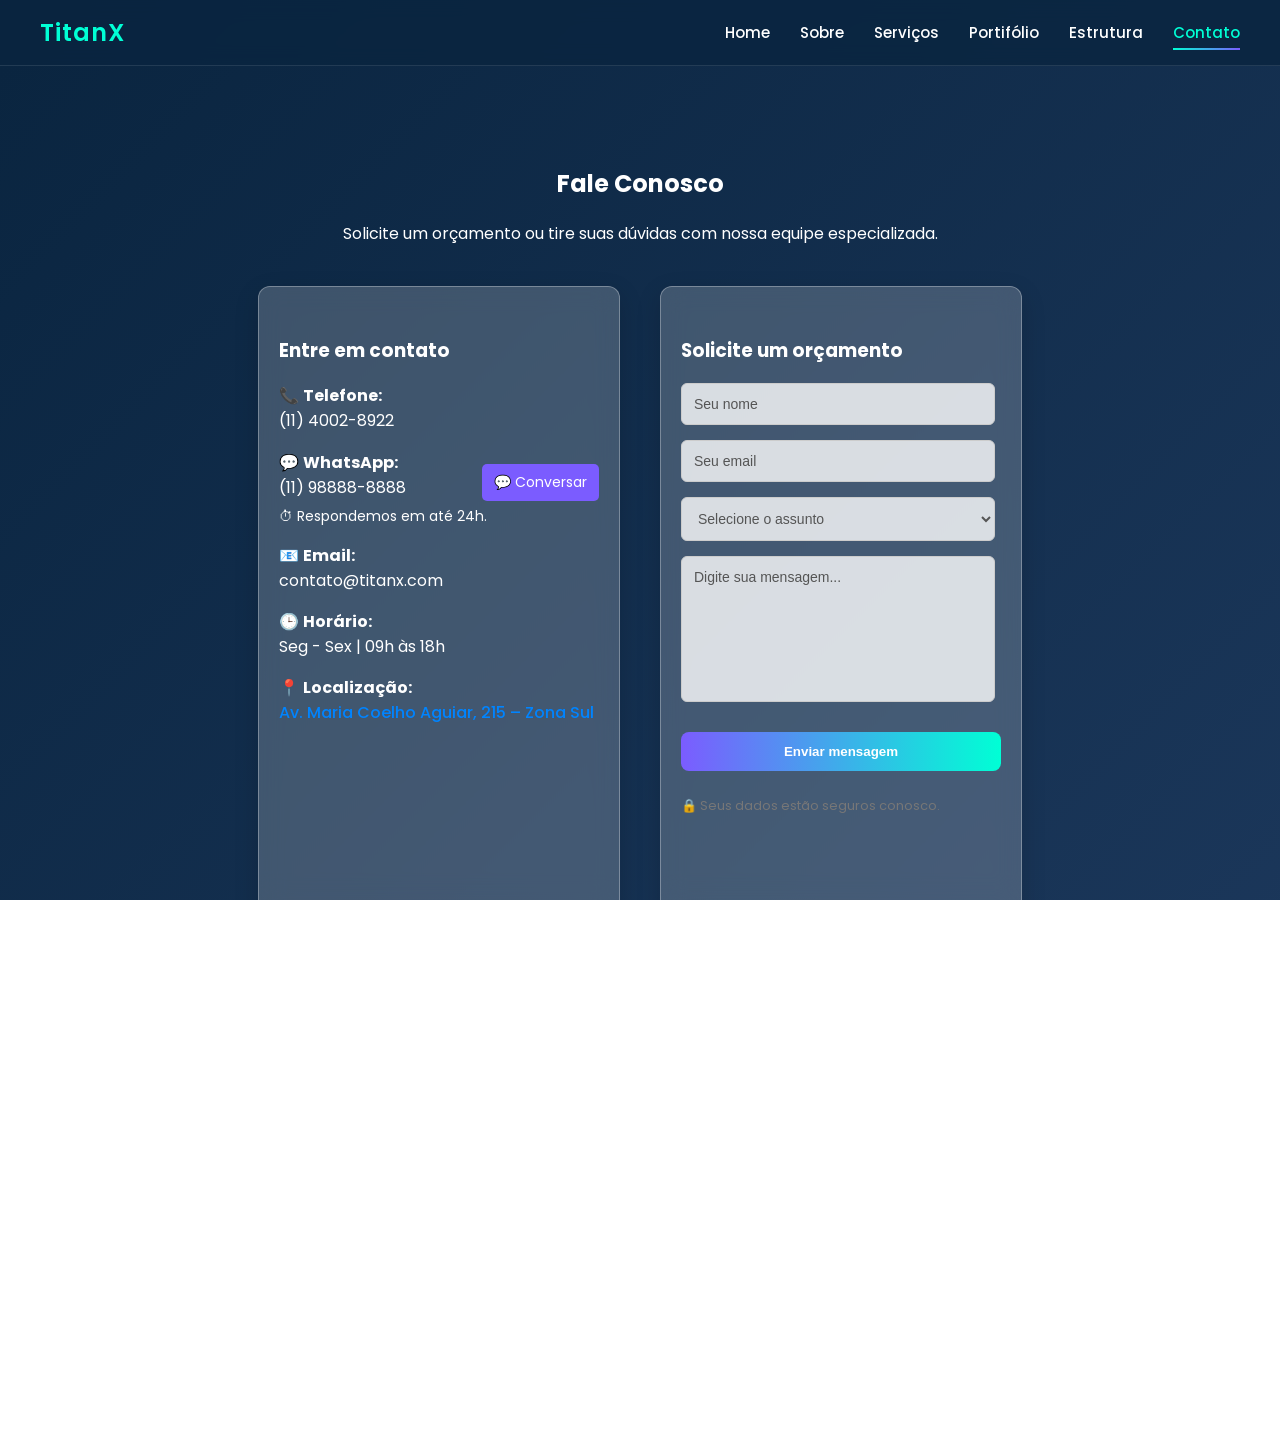
<file: contato.html>
<!DOCTYPE html>
<html lang="pt-br">
<head>
<meta charset="UTF-8">
<title>Contato - TitanX</title>
<link rel="stylesheet" href="style.css">
<link href="https://fonts.googleapis.com/css2?family=Poppins:wght@300;400;500;600&display=swap" rel="stylesheet">

<style>

/* ANIMAÇÃO */
.animar {
    opacity: 0;
    transform: translateY(15px);
    transition: all 0.6s ease;
}

.animar.ativo {
    opacity: 1;
    transform: translateY(0);
}

/* 🔥 GLASSMORPHISM CONTROLADO */
.contato-info,
.contato-form {
    background: rgba(255, 255, 255, 0.65);
    backdrop-filter: blur(10px);
    -webkit-backdrop-filter: blur(10px);

    border: 1px solid rgba(255,255,255,0.4);
    box-shadow: 0px 8px 25px rgba(0,0,0,0.08);

    border-radius: 12px;
}

/* DEPOIMENTO EM GLASS */
.cards .card {
    background: rgba(255, 255, 255, 0.7);
    backdrop-filter: blur(8px);
    border: 1px solid rgba(255,255,255,0.4);
}

/* MELHORA VISUAL DO MAPA */
iframe {
    border-radius: 10px;
}

</style>

</head>

<body>


<header>
    <div class="logo">TitanX</div>
    <nav>
        <a href="index.html">Home</a>
        <a href="sobre.html">Sobre</a>
        <a href="servicos.html">Serviços</a>
        <a href="portifolio.html">Portifólio</a>
        <a href="estrutura.html">Estrutura</a>
        <a href="contato.html"class="ativo">Contato</a>
    </nav>
</header>

</header>

<link rel="stylesheet" href="style.css">


<section class="servicos">
    <h1>Fale Conosco</h1>

    <p style="margin-bottom: 30px;">
        Solicite um orçamento ou tire suas dúvidas com nossa equipe especializada.
    </p>

    <div class="contato-container">


        <div class="card contato-info">
            <h3>Entre em contato</h3>

            <p>📞 <strong>Telefone:</strong><br> (11) 4002-8922</p>

            <div style="display:flex; align-items:center; justify-content:space-between; gap:10px; margin-bottom:5px;">
                <div>
                    💬 <strong>WhatsApp:</strong><br> (11) 98888-8888
                </div>

                <a href="https://wa.me/5511988888888" 
                   target="_blank"
                   class="btn"
                   style="padding:8px 12px; font-size:14px;">
                   💬 Conversar
                </a>
            </div>

            <p class="destaque" style="margin-top:5px;">
                ⏱ Respondemos em até 24h.
            </p>

            <p>📧 <strong>Email:</strong><br> contato@titanx.com</p>

            <p>🕒 <strong>Horário:</strong><br> Seg - Sex | 09h às 18h</p>

            <p>📍 <strong>Localização:</strong><br> 
                <a href="https://www.google.com/maps?q=Av.+Maria+Coelho+Aguiar,+215,+São+Paulo" target="_blank">
                Av. Maria Coelho Aguiar, 215 – Zona Sul
                </a>
            </p>

            <div style="margin-top:20px;">
                <iframe 
                    src="https://www.google.com/maps?q=Av.+Maria+Coelho+Aguiar,+215,+São+Paulo&output=embed"
                    width="100%" 
                    height="200" 
                    style="border:0;"
                    loading="lazy">
                </iframe>
            </div>

            <a href="https://www.google.com/maps/dir/?api=1&destination=Av.+Maria+Coelho+Aguiar,+215,+São+Paulo" 
               target="_blank" 
               class="btn"
               style="display:block; margin-top:10px; text-align:center;">
               📍 Traçar rota até a empresa
            </a>

        </div>

        <div class="card contato-form">
            <h3>Solicite um orçamento</h3>

            <form action="sucesso.html">
                <input type="text" placeholder="Seu nome" required>
                <input type="email" placeholder="Seu email" required>

                <select required>
                    <option value="">Selecione o assunto</option>
                    <option>Orçamento</option>
                    <option>Suporte</option>
                    <option>Dúvida</option>
                </select>

                <textarea placeholder="Digite sua mensagem..." required></textarea>

                <button type="submit">Enviar mensagem</button>

                <p style="font-size: 13px; color: #777; margin-top:10px;">
                    🔒 Seus dados estão seguros conosco.
                </p>
            </form>
        </div>

    </div>

    <div class="cards" style="margin-top:50px;">
        <div class="card">

            <p id="depoimento-texto" class="animar ativo" style="font-style: italic;">
                “Excelente atendimento e suporte rápido. Recomendo!”
            </p>

            <p id="depoimento-autor" class="animar ativo">
                <strong>- Carlos Silva</strong>
            </p>

        </div>
    </div>

</section>


<script>
const depoimentos = [
    { texto: "Excelente atendimento e suporte rápido. Recomendo!", autor: "Carlos Silva" },
    { texto: "Equipe extremamente profissional e eficiente.", autor: "Ana Souza" },
    { texto: "Resolveram meu problema em poucas horas.", autor: "Marcos Lima" },
    { texto: "Sistema entregue com qualidade e performance.", autor: "Fernanda Costa" },
    { texto: "Atendimento muito ágil e suporte completo.", autor: "João Pereira" },
    { texto: "Melhor empresa de tecnologia que já contratei.", autor: "Lucas Almeida" },
    { texto: "Profissionais muito qualificados.", autor: "Juliana Martins" },
    { texto: "Entrega rápida e comunicação excelente.", autor: "Rafael Gomes" },
    { texto: "Recomendo para qualquer empresa.", autor: "Patrícia Rocha" },
    { texto: "Serviço confiável e suporte de alto nível.", autor: "Bruno Oliveira" }
];

let index = 0;

function trocarDepoimento() {
    const texto = document.getElementById("depoimento-texto");
    const autor = document.getElementById("depoimento-autor");

    texto.classList.remove("ativo");
    autor.classList.remove("ativo");

    setTimeout(() => {
        index = (index + 1) % depoimentos.length;

        texto.innerText = "“" + depoimentos[index].texto + "”";
        autor.innerHTML = "<strong>- " + depoimentos[index].autor + "</strong>";

        texto.classList.add("ativo");
        autor.classList.add("ativo");

    }, 400);
}

setInterval(trocarDepoimento, 5000);
</script>

<footer>

    <p>© 2026 TitanX Technologies - Todos os direitos reservados</p>

</footer>

</body>
</html>
</file>
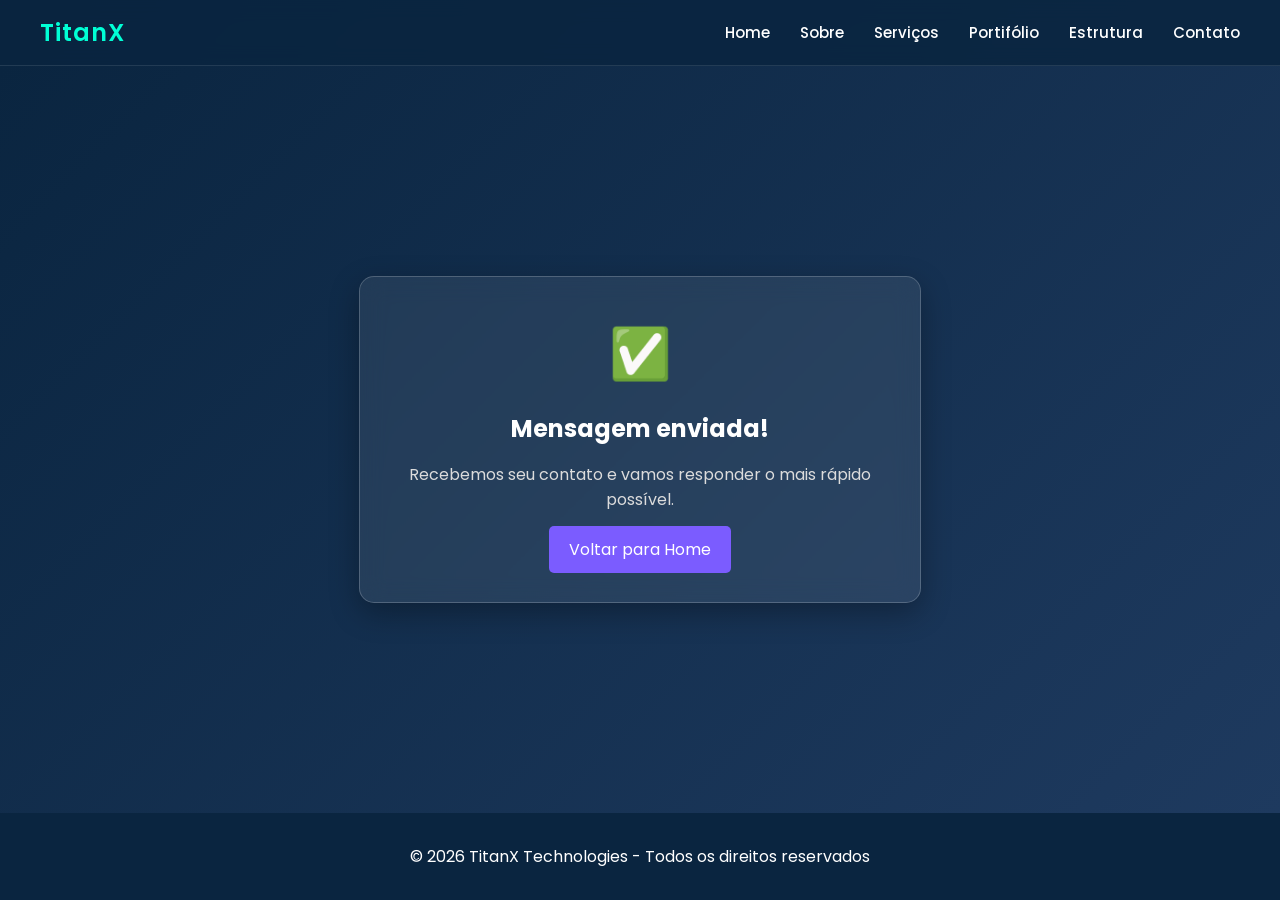
<file: sucesso.html>
<!DOCTYPE html>
<html lang="pt-br">
<head>
<meta charset="UTF-8">
<title>Mensagem Enviada</title>
<link rel="stylesheet" href="style.css">
<link href="https://fonts.googleapis.com/css2?family=Poppins:wght@300;400;500;600&display=swap" rel="stylesheet">

<style>


.sucesso-container {
    flex: 1;
    display: flex;
    align-items: center;
    justify-content: center;
    padding: 40px 20px;
    background: linear-gradient(135deg, #0a2540, #1e3a5f);
}

.sucesso-card {
    max-width: 500px;
    width: 100%;
    padding: 40px 30px;
    border-radius: 15px;
    text-align: center;

    background: rgba(255, 255, 255, 0.08);
    backdrop-filter: blur(12px);
    -webkit-backdrop-filter: blur(12px);

    border: 1px solid rgba(255,255,255,0.2);
    box-shadow: 0px 10px 30px rgba(0,0,0,0.3);

    animation: aparecer 0.6s ease;
}

.sucesso-icone {
    font-size: 50px;
    margin-bottom: 15px;
}

.sucesso-card h1 {
    color: #ffffff;
    margin-bottom: 10px;
}

.sucesso-card p {
    color: #dcdcdc;
    margin-bottom: 25px;
}

@keyframes aparecer {
    from {
        opacity: 0;
        transform: translateY(20px);
    }
    to {
        opacity: 1;
        transform: translateY(0);
    }
}
</style>
</head>

<body>

<header>
    <div class="logo">TitanX</div>
    <nav>
        <a href="index.html">Home</a>
        <a href="sobre.html">Sobre</a>
        <a href="servicos.html">Serviços</a>
        <a href="portifolio.html">Portifólio</a>
        <a href="estrutura.html">Estrutura</a>
        <a href="contato.html">Contato</a>
    </nav>
</header>

</header>

<link rel="stylesheet" href="style.css">


<section class="sucesso-container">

    <div class="sucesso-card">
        <div class="sucesso-icone">✅</div>

        <h1>Mensagem enviada!</h1>
        <p>Recebemos seu contato e vamos responder o mais rápido possível.</p>

        <a href="index.html" class="btn">Voltar para Home</a>
    </div>

</section>

<footer>

    <p>© 2026 TitanX Technologies - Todos os direitos reservados</p>

</footer>

</body>
</html>
</file>
<file: style.css>
html, body {
    height: 100%;
}

body {
    margin: 0;
    font-family: 'Poppins', sans-serif;
    background: linear-gradient(135deg, #0a2540, #1e3a5f);
    color: white;

    display: flex;
    flex-direction: column;
}

header {
    display: flex;
    justify-content: space-between;
    align-items: center;

    padding: 15px 40px;

    background: rgba(10, 37, 64, 0.85);
    backdrop-filter: blur(10px);
    -webkit-backdrop-filter: blur(10px);

    border-bottom: 1px solid rgba(255,255,255,0.1);

    position: sticky;
    top: 0;
    z-index: 1000;
}

.logo {
    color: #00ffd5;
    font-size: 24px;
    font-weight: 600;
    letter-spacing: 1px;
}

header {
    display: flex;
    justify-content: space-between;
    align-items: center;
    padding: 15px 40px;

    background: rgba(10, 37, 64, 0.85);
    backdrop-filter: blur(10px);

    border-bottom: 1px solid rgba(255,255,255,0.1);

    position: sticky;
    top: 0;
    z-index: 1000;
}

.logo {
    color: #00ffd5;
    font-size: 24px;
    font-weight: 600;
    letter-spacing: 1px;
}

nav {
    display: flex;
    gap: 25px;
}

nav a {
    position: relative;
    color: #ffffff;
    text-decoration: none;
    font-size: 15px;
    font-weight: 500;
    transition: 0.3s;
}

/* Linha animada */
nav a::after {
    content: '';
    position: absolute;
    width: 0%;
    height: 2px;
    bottom: -5px;
    left: 0;
    background: linear-gradient(90deg, #00ffd5, #7b5cff);
    transition: 0.3s;
}

nav a:hover::after,
nav a.ativo::after {
    width: 100%;
}

nav a:hover,
nav a.ativo {
    color: #00ffd5;
}

.hero {
    display: flex;
    align-items: center;
    justify-content: space-around;
    background: linear-gradient(135deg, #0a2540, #1e3a5f); 
    color: white;
    padding: 60px 20px;
    flex-wrap: wrap;
}

.hero-text {
    max-width: 500px;
}

.hero-text h1 {
    font-size: 36px;
}

.hero-text p {
    margin: 20px 0;
}

.btn {
    background: #7b5cff;
    color: white;
    padding: 12px 20px;
    text-decoration: none;
    border-radius: 5px;
}

.hero-img img {
    width: 500px;
    border-radius: 10px;
}

.servicos {
    text-align: center;
    padding: 80px 20px;
    background: linear-gradient(135deg, #0a2540, #1e3a5f);
    color: white;
}

.cards {
    display: flex;
    justify-content: center;
    flex-wrap: wrap;
    gap: 20px;
}

.card {
    width: 260px;
    padding: 30px 20px;
    border-radius: 15px;

    background: rgba(255, 255, 255, 0.08);
    backdrop-filter: blur(12px);
    -webkit-backdrop-filter: blur(12px);

    border: 1px solid rgba(255,255,255,0.2);

    box-shadow: 0px 8px 25px rgba(0,0,0,0.2);

    transition: 0.4s;
    position: relative;
    overflow: hidden;
}

.card::before {
    content: '';
    position: absolute;
    width: 100%;
    height: 3px;
    background: linear-gradient(90deg, #00ffd5, #7b5cff);
    top: 0;
    left: -100%;
    transition: 0.5s;
}

.card:hover::before {
    left: 0;
}

.card:hover {
    transform: translateY(-10px) scale(1.03);
    box-shadow: 0px 15px 40px rgba(0,0,0,0.4);
}

.card p {
    color: #dcdcdc;
}

.diferenciais {
    background: #1e3a5f;
    color: white;
    text-align: center;
    padding: 40px;
}

.diferenciais ul {
    list-style: none;
    padding: 0;
}


footer {
    background: #0a2540;
    color: white;
    text-align: center;
    padding: 15px;
    margin-top: auto;
}

.logo img {
    height: 40px;
}

.sobre {
    background: #e8f0ec;
    padding: 60px 20px;
    text-align: center;
    flex: 1;
}

.sobre h1 {
    font-size: 40px;
    margin-bottom: 40px;
}

.timeline {
    position: relative;
    max-width: 1000px;
    margin: auto;
}

.timeline::after {
    content: '';
    position: absolute;
    width: 4px;
    background: #1e3a5f;
    top: 0;
    bottom: 0;
    left: 50%;
    transform: translateX(-50%);
}

.timeline-item {
    padding: 20px 40px;
    position: relative;
    width: 50%;
    box-sizing: border-box;
}

.left {
    left: 0;
    text-align: right;
}

.right {
    left: 50%;
    text-align: left;
}

.timeline-item::after {
    content: '';
    position: absolute;
    width: 15px;
    height: 15px;
    background: white;
    border: 3px solid #1e3a5f;
    top: 25px;
    border-radius: 50%;
    z-index: 1;
}

.left::after {
    right: -10px;
}

.right::after {
    left: -10px;
}

.timeline-item h3 {
    background: #ddd;
    display: inline-block;
    padding: 5px 15px;
    border-radius: 20px;
    margin-bottom: 10px;
}

.left p, .left h2 {
    text-align: right;
}

.right p, .right h2 {
    text-align: left;
}

.info-sobre {
    margin-top: 50px;
}

.contato-topo {
    color: white;
    margin-bottom: 30px;
}

.contato-container {
    display: flex;
    justify-content: center;
    gap: 40px;
    flex-wrap: wrap;
    margin-top: 40px;
}

.contato-info, .contato-form {
    width: 320px;
    text-align: left;
}

.destaque {
    margin-top: 20px;
    font-size: 14px;
    color: #555;
}

.contato-form form {
    display: flex;
    flex-direction: column;
    gap: 15px;
}

.contato-form input,
.contato-form textarea {
    width: 90%;
    padding: 12px;
    border-radius: 6px;
    border: 1px solid #ccc;
    outline: none;
    transition: 0.3s;
}

.contato-form input:focus,
.contato-form textarea:focus {
    border-color: #7b5cff;
    box-shadow: 0px 0px 5px rgba(123,92,255,0.5);
}

.contato-form textarea {
    min-height: 120px;
    resize: none;
}

.contato-form button {
    background: linear-gradient(90deg, #7b5cff, #5a3dff);
    color: white;
    padding: 14px;
    border: none;
    border-radius: 6px;
    font-weight: bold;
    cursor: pointer;
    transition: 0.3s;
}

.contato-form button:hover {
    transform: scale(1.03);
    opacity: 0.9;
}

.card img {
    width: 80px;
    margin-bottom: 15px;
}

.portifolio-card .depoimento {
    margin-top: 15px;
    background: rgba(255, 255, 255, 0.15);
    border-left: 4px solid #7b5cff;
    padding: 10px;
    font-style: italic;
    font-size: 13px;
    color: #fff;
    border-radius: 5px;
}

.contato-form select {
    width: 98%;
    padding: 12px;
    border-radius: 6px;
    border: 1px solid #ccc;
}

.contato-info .btn {
    display: inline-block;
    margin-top: 15px;
}

.contato-info p a {
    color: #0084ff;
    text-decoration: none;
    font-weight: 500;
}

.contato-info p a:hover {
    color: #7b5cff;
    text-decoration: underline;
}

.info-sobre .card h3 {
    color: #000000;
}

.info-sobre .card p {
    color: #141414; 
}

.sobre {
    color: #0a2540;
}

.info-sobre .card:hover {
    background: rgba(255, 255, 255, 0.12);
}

.contato-form input,
.contato-form textarea,
.contato-form select {
    font-family: Arial;
    color: #555; 
    font-size: 14px;
}

.contato-form input::placeholder,
.contato-form textarea::placeholder {
    color: #555;
    font-family: Arial;
    opacity: 1; 
}
.contato-form select {
    color: #555;
}

.servicos {
    background: linear-gradient(135deg, #0a2540, #1e3a5f);
}

.contato-info,
.contato-form {
    background: rgba(255, 255, 255, 0.2) !important;
    backdrop-filter: blur(12px);
    -webkit-backdrop-filter: blur(12px);

    border: 1px solid rgba(255, 255, 255, 0.3);
    box-shadow: 0 8px 25px rgba(0, 0, 0, 0.15);

    border-radius: 12px;
}

.contato-info.card,
.contato-form.card {
    background: rgba(255, 255, 255, 0.2) !important;
}


.contato-info,
.contato-form,
.contato-info p,
.contato-form p {
    color: #ffffff;
}

.contato-form input,
.contato-form textarea,
.contato-form select {
    background: rgba(255,255,255,0.8);
}

.servicos .card {
    background: rgba(255, 255, 255, 0.2) !important;
    backdrop-filter: blur(12px);
    -webkit-backdrop-filter: blur(12px);

    border: 1px solid rgba(255, 255, 255, 0.3);
    box-shadow: 0 8px 25px rgba(0, 0, 0, 0.15);

    border-radius: 12px;
}

.planos,
.hardware,
.beneficios,
.cta {
    background: transparent;
    color: white;
}

.card {
    background: rgba(255, 255, 255, 0.12);
    backdrop-filter: blur(15px);
    -webkit-backdrop-filter: blur(15px);

    border: 1px solid rgba(255,255,255,0.25);
    box-shadow: 0px 10px 30px rgba(0,0,0,0.3);
}

.card h3,
.card h4,
.card p,
.card li {
    color: #ffffff;
}

.card button {
    width: 100%;
    margin-top: 15px;
    padding: 12px;

    border: none;
    border-radius: 8px;

    background: linear-gradient(90deg, #7b5cff, #00ffd5);
    color: white;

    cursor: pointer;
    transition: 0.3s;
}

.card button:hover {
    transform: scale(1.05);
}

.card.destaque {
    border: 2px solid #00ffd5;
}

.hardware-cards {
    display: flex;
    justify-content: center;
    gap: 25px;
    flex-wrap: wrap;
    margin-top: 40px;
}

.pc-card {
    width: 280px;
    padding: 20px;
    border-radius: 15px;

    background: rgba(255, 255, 255, 0.12);
    backdrop-filter: blur(15px);
    -webkit-backdrop-filter: blur(15px);

    border: 1px solid rgba(255,255,255,0.25);
    box-shadow: 0px 10px 30px rgba(0,0,0,0.3);

    text-align: center;
    color: white;

    transition: 0.4s;
}

.pc-card img {
    width: 100%;
    border-radius: 10px;
    margin-bottom: 15px;
}

.pc-card h3 {
    margin-bottom: 10px;
}

.pc-card ul {
    list-style: none;
    padding: 0;
    margin: 15px 0;
}

.pc-card li {
    margin-bottom: 5px;
    color: #e0e0e0;
}

.pc-card .valor {
    font-size: 20px;
    font-weight: bold;
    margin: 15px 0;
}

.pc-card button {
    width: 100%;
    padding: 12px;

    border: none;
    border-radius: 8px;

    background: linear-gradient(90deg, #7b5cff, #00ffd5);
    color: white;

    cursor: pointer;
    transition: 0.3s;
}

.pc-card button:hover {
    transform: scale(1.05);
}

.pc-card:hover {
    transform: translateY(-10px) scale(1.03);
}

.pacote {
    display: flex;
    justify-content: space-between;
    align-items: center;

    margin-top: 60px;
    padding: 40px;

    border-radius: 20px;

    background: linear-gradient(135deg, rgba(30,58,95,0.8), rgba(10,37,64,0.9));
    backdrop-filter: blur(12px);
    -webkit-backdrop-filter: blur(12px);

    box-shadow: 0 15px 40px rgba(0,0,0,0.3);
}

.pacote h2 {
    font-size: 32px;
    margin-bottom: 10px;
}

.pacote p {
    color: #cfd8dc;
    font-size: 16px;
}

.pacote div:last-child {
    text-align: right;
}

.pacote h3 {
    font-size: 22px;
    margin-bottom: 10px;
}

.pacote a {
    display: inline-block;
    padding: 12px 20px;

    border-radius: 10px;
    text-decoration: none;
    font-weight: 500;

    background: linear-gradient(90deg, #7b5cff, #00ffd5);
    color: white;

    transition: 0.3s;
}

.pacote a:hover {
    transform: scale(1.05);
    opacity: 0.9;
}

.beneficios {
    display: flex;
    justify-content: center;
    flex-wrap: wrap;
    gap: 25px;

    padding: 80px 20px;
    text-align: center;
}

.beneficio {
    width: 220px;
    padding: 25px 20px;
    border-radius: 15px;

    background: rgba(255, 255, 255, 0.12);
    backdrop-filter: blur(12px);
    -webkit-backdrop-filter: blur(12px);

    border: 1px solid rgba(255,255,255,0.2);
    box-shadow: 0px 10px 30px rgba(0,0,0,0.25);

    transition: 0.3s;
}

.beneficio:hover {
    transform: translateY(-8px) scale(1.03);
}

.beneficio h4 {
    margin-bottom: 10px;
    font-size: 18px;
}

.beneficio p {
    font-size: 14px;
    color: #dcdcdc;
}

.cta {
    text-align: center;
    padding: 80px 20px;
}

.cta {
    background: linear-gradient(135deg, rgba(30,58,95,0.8), rgba(10,37,64,0.9));
    backdrop-filter: blur(12px);
    -webkit-backdrop-filter: blur(12px);

    border-top: 1px solid rgba(255,255,255,0.1);
}

.cta h2 {
    font-size: 30px;
    margin-bottom: 10px;
}

.cta p {
    color: #cfd8dc;
    margin-bottom: 25px;
}

.cta a {
    display: inline-block;
    padding: 14px 25px;

    border-radius: 10px;
    text-decoration: none;
    font-weight: 500;

    background: linear-gradient(90deg, #00ffd5, #7b5cff);
    color: white;

    transition: 0.3s;
}

.cta a:hover {
    transform: scale(1.05);
}

.planos .card {
    width: 280px;
    padding: 35px 25px;
    border-radius: 18px;

    background: rgba(255, 255, 255, 0.08);
    backdrop-filter: blur(14px);
    -webkit-backdrop-filter: blur(14px);

    border: 1px solid rgba(255,255,255,0.2);

    box-shadow: 0 10px 30px rgba(0,0,0,0.25);

    text-align: left;
}

.planos .card h3 {
    font-size: 26px;
    margin-bottom: 5px;
    color: #ffffff;
}

.planos .card h4 {
    font-size: 15px;
    font-weight: 400;
    color: #cbd5e1;
    margin-bottom: 20px;
}

.planos .card ul {
    list-style: none;
    padding: 0;
    margin-bottom: 25px;
}

.planos .card ul li {
    margin-bottom: 10px;
    font-size: 14px;
    color: #e2e8f0;
    position: relative;
    padding-left: 22px;
}

.planos .card ul li::before {
    content: "✔";
    position: absolute;
    left: 0;
    color: #00ffd5;
    font-size: 14px;
}

.planos .preco {
    font-size: 26px;
    font-weight: bold;
    color: #00ffd5;
    margin: 20px 0;
}

.planos button {
    width: 100%;
    padding: 14px;
    border-radius: 10px;
    border: none;

    background: linear-gradient(90deg, #7b5cff, #00ffd5);
    color: white;
    font-weight: 600;
    font-size: 14px;

    cursor: pointer;
    transition: 0.3s;
}

.planos button:hover {
    transform: scale(1.05);
    box-shadow: 0 5px 20px rgba(0,255,213,0.3);
}

.planos .destaque {
    border: 1px solid rgba(255,255,255,0.2);
    box-shadow: 0 10px 30px rgba(0,0,0,0.25);
}

.planos .mais {
    display: inline-block;
    background: #00ffd5;
    color: #0a2540;
    font-size: 12px;
    font-weight: bold;
    padding: 5px 12px;
    border-radius: 20px;
    margin-bottom: 15px;
}

.planos .cards {
    align-items: stretch;
}

.planos .card {
    display: flex;
    flex-direction: column;
    justify-content: space-between;
}

.planos .card button {
    margin-top: auto;
}

.planos h2 {
    font-size: 32px;
    margin-bottom: 10px;
    color: #ffffff;
}

.planos p {
    color: #cbd5e1;
    font-size: 15px;
    margin-bottom: 40px;
}

.hardware h2 {
    text-align: center;
    font-size: 30px;
    color: #ffffff;
    margin-bottom: 40px;
}

.planos .card {
    display: flex;
    flex-direction: column;
    height: 100%;
}

.planos .conteudo {
    flex-grow: 1;
}

.planos .preco {
    margin-top: 20px;
}

.planos .cards {
    align-items: stretch;
}

.planos .cards {
    display: flex;
    gap: 20px;
    align-items: stretch;
}

.planos .card {
    display: flex;
    flex-direction: column;
    justify-content: space-between;
    height: 100%;
}

.planos .conteudo {
    flex-grow: 1;
}

.planos .preco {
    margin: 20px 0;
}

.planos .card button {
    margin-top: auto;
}

.planos .cards {
    display: flex;
    gap: 20px;
    align-items: stretch;
}

.planos .card {
    display: flex;
    flex-direction: column;
    justify-content: space-between;
    height: auto;
}

.planos .card ul {
    flex-grow: 1;
}

.planos .preco {
    margin-top: 20px;
}

.planos .card button {
    margin-top: auto;
}

.planos .card {
    min-height: 420px;
}

.planos .cards {
    display: flex;
    gap: 20px;
    align-items: stretch;
}

.planos .card {
    display: flex;
    flex-direction: column;
    justify-content: space-between;

    width: 280px;
    min-height: 460px;
}

.planos .card ul {
    flex-grow: 1;
}

.planos .card h3 {
    min-height: 32px;
}

.planos .card h4 {
    min-height: 20px;
}

.planos .preco {
    margin-top: 20px;
}

.planos .card button {
    margin-top: auto;
}

.planos {
    text-align: center;
    padding: 80px 20px;
}

.planos h2 {
    text-align: center;
}

.planos p {
    text-align: center;
    max-width: 600px;
    margin: 0 auto 40px;
}

.pagina-servicos .hero {
    position: relative;

    background: url(https://images.unsplash.com/photo-1555949963-aa79dcee981c?auto=format&fit=crop&w=1920&q=80) no-repeat center center;
    background-size: cover;
}

.pagina-servicos .hero::before {
    content: "";
    position: absolute;
    inset: 0;
    background: rgba(10, 37, 64, 0.7);
}

.pagina-servicos .hero-text {
    position: relative;
    z-index: 1;
}

.hardware-cards img {
    width: 100%;
    height: 180px;
    object-fit: cover;
    border-radius: 10px;
}

.hardware-cards {
    display: flex;
    gap: 25px;
    align-items: stretch;
}

.pc-card {
    display: flex;
    flex-direction: column;
    justify-content: space-between;
}

.pc-card button {
    margin-top: auto;
}

.modal{
    display:none;
    position:fixed;
    inset:0;

    background:rgba(0,0,0,0.75);
    backdrop-filter:blur(8px);

    z-index:9999;

    overflow-y:auto;

    padding:40px 20px;
}

.modal-box{
    position:relative;

    width:95%;
    max-width:1450px;

    margin:auto;

    padding:45px;

    border-radius:28px;

    background:linear-gradient(135deg,#102b4a,#1c3f68);

    border:1px solid rgba(255,255,255,0.08);

    box-shadow:
    0 0 60px rgba(0,0,0,0.6),
    inset 0 1px 0 rgba(255,255,255,0.05);
}

.fechar{
    position:absolute;

    top:22px;
    right:28px;

    font-size:34px;
    color:white;

    cursor:pointer;

    transition:0.3s;
}

.fechar:hover{
    transform:scale(1.1);
    color:#00ffd5;
}

.modal-grid{
    display:grid;

    grid-template-columns:320px 1fr;

    gap:40px;

    align-items:flex-start;
}

.modal-info h2{
    font-size:42px;
    line-height:1.1;
    margin-bottom:15px;
}

.modal-info p{
    color:#cbd5e1;
    line-height:1.6;
}

.vantagens{
    margin-top:35px;
}

.vantagem{
    display:flex;
    gap:15px;

    margin-bottom:22px;
}

.icone{
    min-width:45px;
    height:45px;

    border-radius:12px;

    background:rgba(0,255,213,0.12);

    display:flex;
    align-items:center;
    justify-content:center;

    font-size:20px;
}

.vantagem strong{
    display:block;
    margin-bottom:5px;
    font-size:15px;
}

.vantagem p{
    font-size:13px;
    color:#9fb3c8;
    margin:0;
}

.garantia{
    margin-top:35px;

    padding:18px;

    border-radius:14px;

    border:1px solid rgba(0,255,213,0.25);

    background:rgba(0,255,213,0.05);
}

.modal-planos{
    display:flex;

    justify-content:center;

    gap:25px;

    flex-wrap:nowrap;
}

.modal-card{
    width:310px;

    padding:28px;

    border-radius:22px;

    background:rgba(255,255,255,0.05);

    border:1px solid rgba(255,255,255,0.10);

    backdrop-filter:blur(18px);

    transition:0.35s;

    display:flex;
    flex-direction:column;

    position:relative;
}

.modal-card:hover{
    transform:translateY(-6px);
}

.modal-card.destaque{
    border:1px solid #00ffd5;

    transform:scale(1.03);

    box-shadow:
    0 0 30px rgba(0,255,213,0.28);
}

.badge{
    position:absolute;

    top:18px;
    left:18px;

    background:linear-gradient(90deg,#00ffd5,#00c7aa);

    color:#062033;

    font-size:11px;
    font-weight:700;

    padding:6px 12px;

    border-radius:20px;
}

.modal-card h3{
    margin-top:25px;
    margin-bottom:6px;

    font-size:24px;
}

.modal-card strong{
    font-size:34px;

    color:#00ffd5;

    margin-bottom:20px;

    display:block;
}

.modal-card ul{
    list-style:none;

    padding:0;
    margin:0;

    flex-grow:1;
}

.modal-card li{
    position:relative;

    padding-left:22px;

    margin-bottom:12px;

    color:#d7e3f0;

    font-size:14px;
}

.modal-card li::before{
    content:"✔";

    position:absolute;
    left:0;

    color:#00ffd5;
}

.modal-card button{
    margin-top:25px;

    width:100%;

    padding:14px;

    border:none;
    border-radius:12px;

    background:linear-gradient(90deg,#7b5cff,#00ffd5);

    color:white;

    font-weight:600;

    cursor:pointer;

    transition:0.3s;
}

.modal-card button:hover{
    transform:scale(1.03);
}

.seguro{
    display:block;

    text-align:center;

    margin-top:12px;

    font-size:13px;

    color:#9fb3c8;
}

.tabela-comparativa{
    margin-top:55px;
}

.tabela-comparativa h3{
    margin-bottom:20px;
}

.tabela-comparativa table{
    width:100%;

    border-collapse:collapse;

    overflow:hidden;

    border-radius:16px;
}

.tabela-comparativa th{
    background:rgba(255,255,255,0.08);

    color:#00ffd5;
}

.tabela-comparativa th,
.tabela-comparativa td{
    padding:16px;

    text-align:center;

    border-bottom:1px solid rgba(255,255,255,0.08);
}

.tabela-comparativa td:first-child{
    text-align:left;
    color:#cbd5e1;
}

.tabela-comparativa tr:hover{
    background:rgba(255,255,255,0.04);
}

@media(max-width:1200px){

    .modal-grid{
        grid-template-columns:1fr;
    }

    .modal-planos{
        flex-wrap:wrap;
    }

    .modal-card{
        width:100%;
        max-width:350px;
    }
}

.modal-box{
    transform: scale(0.85);
    transform-origin: top center;
}

.modal{
    display:none;
    position:fixed;
    inset:0;

    background:rgba(0,0,0,0.75);
    backdrop-filter:blur(8px);

    z-index:9999;

    overflow-y:auto;

    padding:40px 20px;

    align-items:flex-start;
    justify-content:center;
}

.modal.ativo{
    display:flex;
}

.modal-planos{
    display:flex;
    gap:18px;

    justify-content:center;
    align-items:stretch;

    flex-wrap:nowrap;
}

.modal-card{
    width:270px;
    min-width:270px;

    min-height:auto;

    overflow:hidden;
}

.modal-card h3{
    color:#ffffff;
}

.subtitulo{
    display:block;

    color:#cbd5e1;

    margin-top:-2px;
    margin-bottom:12px;

    font-size:15px;
}

.linha{
    width:100%;
    height:1px;

    background:rgba(255,255,255,0.08);

    margin:18px 0 22px;
}

.modal-card ul{
    flex-grow:1;
}

.modal-card strong{
    margin-top:8px;
}

.seguro{
    display:block;

    text-align:center;

    margin-top:12px;

    font-size:13px;

    color:#9fb3c8;
}

.modal-card.destaque{
    transform:translateY(-6px) scale(1.02);
}

html,
body{
    overflow-x: hidden;
}

.resumo{
    transition:0.4s;
}

.resumo.animando{
    opacity:0;

    transform:
    translateY(15px)
    scale(0.98);
}

.pagamento-box{
    display:flex;
    flex-direction:column;
    gap:12px;
}

.metodo{
    display:flex;
    align-items:center;
    gap:12px;

    padding:16px;

    border-radius:14px;

    background:rgba(255,255,255,0.9);

    cursor:pointer;

    transition:0.3s;

    font-weight:600;

    color:#333;
}

.metodo-esquerda{
    display:flex;
    align-items:center;
    gap:15px;
}

.metodo:hover{
    transform:translateY(-2px);

    box-shadow:0 0 18px rgba(0,255,213,0.2);
}

.metodo input{
    accent-color:#00ffd5;

    width:18px;
    height:18px;
}

.pagamento-box{
    display:flex;
    flex-direction:column;
    gap:14px;
}

.metodo{
    display:flex;
    align-items:center;
    justify-content:space-between;

    width:100%;

    padding:18px 22px;

    border-radius:16px;

    background:rgba(255,255,255,0.92);

    cursor:pointer;

    transition:0.3s;

    border:2px solid transparent;
}

.metodo:hover{
    transform:translateY(-2px);

    box-shadow:0 0 18px rgba(0,255,213,0.18);
}

.metodo input[type="radio"]{
    width:18px;
    height:18px;

    accent-color:#00ffd5;

    cursor:pointer;
}

.metodo span{
    margin-left:6px;


    color:#222;

    font-size:17px;
    font-weight:600;

    line-height:1.2;
}

.metodo.ativo{
    border:2px solid #00ffd5;

    box-shadow:0 0 20px rgba(0,255,213,0.2);
}

.extra-pagamento{
    width:93%;
}

.linha-cartao{
    display:flex;
    gap:15px;
    margin-top:10px;
}

.linha-cartao input{
    width:100%;
}

.linha-cartao input{
    flex:1;
}

.pix-box{
    padding:18px;

    border-radius:14px;

    background:rgba(255,255,255,0.08);

    border:1px solid rgba(255,255,255,0.1);

    color:#dbe5f0;

    line-height:1.5;
}

.oculto{
    display:none;
}

.qr-code{
    width:180px;

    display:block;

    margin:10px auto 20px;

    border-radius:14px;

    background:white;

    padding:10px;
}

.pix-box{
    text-align:center;

    padding:25px;

    border-radius:16px;

    background:rgba(255,255,255,0.08);

    border:1px solid rgba(255,255,255,0.08);

    color:#dbe5f0;

    line-height:1.7;
}

.pix-box h3{
    margin-bottom:10px;
}


#cartao-info input:first-child{
    margin-bottom:10px;
}

.linha-cartao input{
    flex:1;
}

textarea{
    text-indent:0;
}

.checkout{
    padding: 30px 15px;
}

.checkout-box{
    max-width: 950px;
    margin: auto;
    padding: 30px;
}

.checkout-info h1{
    font-size: 40px;
}

.checkout-form-box h2{
    font-size: 26px;
}

.checkout-form input,
.checkout-form select,
.checkout-form textarea{
    padding: 14px;
    font-size: 14px;
}

.checkout-form button{
    padding: 16px;
    font-size: 16px;
}

.checkout-box{
    transform: scale(0.8);
    transform-origin: top center;
}

.card-pacote{
    margin-bottom:20px;
    padding:20px;

    border-radius:16px;

    background: rgba(255,255,255,0.08);
    backdrop-filter: blur(10px);

    border:1px solid rgba(255,255,255,0.15);

    color:#e2e8f0;

    box-shadow: 0 8px 25px rgba(0,0,0,0.2);

    transition:0.3s;
}

.icone-pagamento{
    width:20px;
    height:20px;

    object-fit:contain;

    vertical-align:middle;

    margin-right:6px;
}



/* ===== NAVBAR PADRÃO GLOBAL ===== */

header {
    display: flex;
    justify-content: space-between;
    align-items: center;
    padding: 15px 40px;

    background: rgba(10, 37, 64, 0.85);
    backdrop-filter: blur(10px);

    border-bottom: 1px solid rgba(255,255,255,0.1);

    position: sticky;
    top: 0;
    z-index: 1000;
}

.logo {
    color: #00ffd5;
    font-size: 24px;
    font-weight: 600;
    letter-spacing: 1px;
}

nav {
    display: flex;
    align-items: center;
    gap: 30px; /* 👉 CONTROLA O ESPAÇAMENTO ENTRE ABAS */
}

nav a {
    font-family: 'Poppins', sans-serif;
    font-size: 15px;
    font-weight: 500;

    color: #ffffff;
    text-decoration: none;

    position: relative;

    transition: 0.3s;
}

/* linha animada */
nav a::after {
    content: '';
    position: absolute;
    width: 0%;
    height: 2px;
    bottom: -6px;
    left: 0;

    background: linear-gradient(90deg, #00ffd5, #7b5cff);
    transition: 0.3s;
}

/* hover + ativo */
nav a:hover::after,
nav a.ativo::after {
    width: 100%;
}

nav a:hover,
nav a.ativo {
    color: #00ffd5;
}

@media (max-width: 768px) {

    /* HERO */
    .hero {
        flex-direction: column;
        text-align: center;
        gap: 30px;
    }

    .hero-text h1 {
        font-size: 28px;
    }

    .hero-text p {
        font-size: 16px;
    }

    .hero-img img {
        width: 100%;
        max-width: 320px;
    }

    /* MENU */
    nav {
        display: none;
    }

    /* CARDS */
    .cards {
        flex-direction: column;
        align-items: center;
    }

    .card {
        width: 90%;
    }

    /* CONTATO */
    .contato-container {
        flex-direction: column;
        align-items: center;
    }

    .contato-info,
    .contato-form {
        width: 90%;
    }

}

.menu-toggle {
    display: none;
    font-size: 28px;
    cursor: pointer;
}

@media (max-width: 768px) {

    .menu-toggle {
        display: block;
    }

    nav {
        position: absolute;
        top: 70px;
        right: 0;
        width: 100%;

        background: #0a2540;

        flex-direction: column;
        align-items: center;

        display: none;
    }

    nav.active {
        display: flex;
    }

}

img {
    max-width: 100%;
    height: auto;
}
</file>
